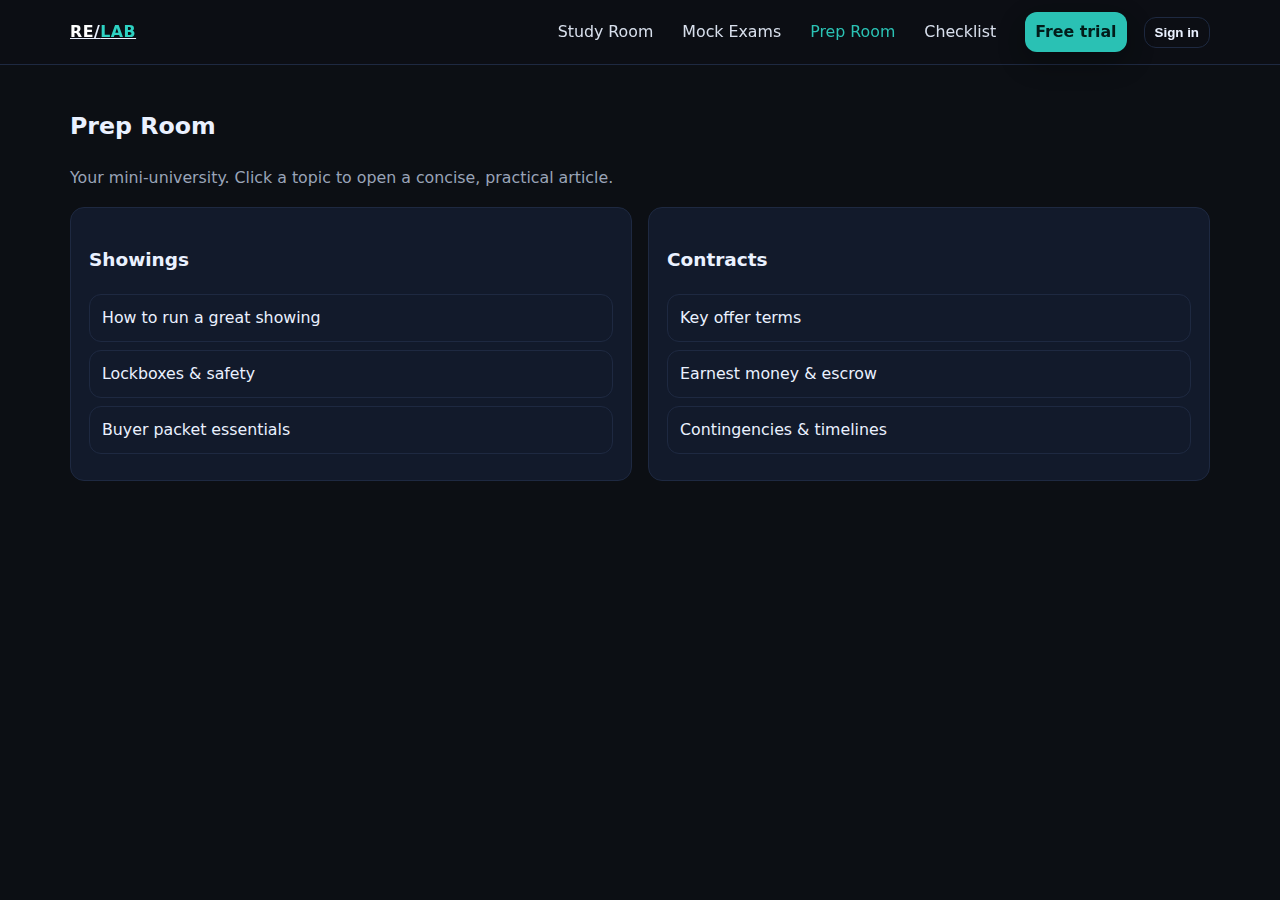
<file: prep.html>
<!DOCTYPE html>
<html lang="en"><head>
<meta charset="UTF-8"><meta name="viewport" content="width=device-width, initial-scale=1">
<title>Prep Room — RE/LAB</title>
<link rel="stylesheet" href="styles.css"></head><body>

<header class="header">
  <div class="container row">
    <div class="brand"><a href="index.html" class="brand"><span class="re">RE</span>/<span class="lab">LAB</span></a></div>
    <nav>
      <a href="study.html" >Study Room</a>
      <a href="exams.html" >Mock Exams</a>
      <a href="prep.html" class="active">Prep Room</a>
      <a href="checklist.html" >Checklist</a>
      <a href="index.html#pricing" class="btn small">Free trial</a>
      <button id="signinBtn" class="btn ghost small">Sign in</button>
    </nav>
  </div>
</header>

<section class="section container">
  <h2>Prep Room</h2>
  <p class="muted">Your mini‑university. Click a topic to open a concise, practical article.</p>
  <div class="hub">
    <div class="card"><h3>Showings</h3><div class="article-list">
      <a href="prep_showing_basics.html">How to run a great showing</a>
      <a href="prep_supra_lockbox.html">Lockboxes & safety</a>
      <a href="prep_buyer_packet.html">Buyer packet essentials</a>
    </div></div>
    <div class="card"><h3>Contracts</h3><div class="article-list">
      <a href="prep_offer_terms.html">Key offer terms</a>
      <a href="prep_escrow.html">Earnest money & escrow</a>
      <a href="prep_contingencies.html">Contingencies & timelines</a>
    </div></div>
  </div>
</section>
<script src="shared.js"></script><script>window.PAGE='prep';</script></body></html>
</file>
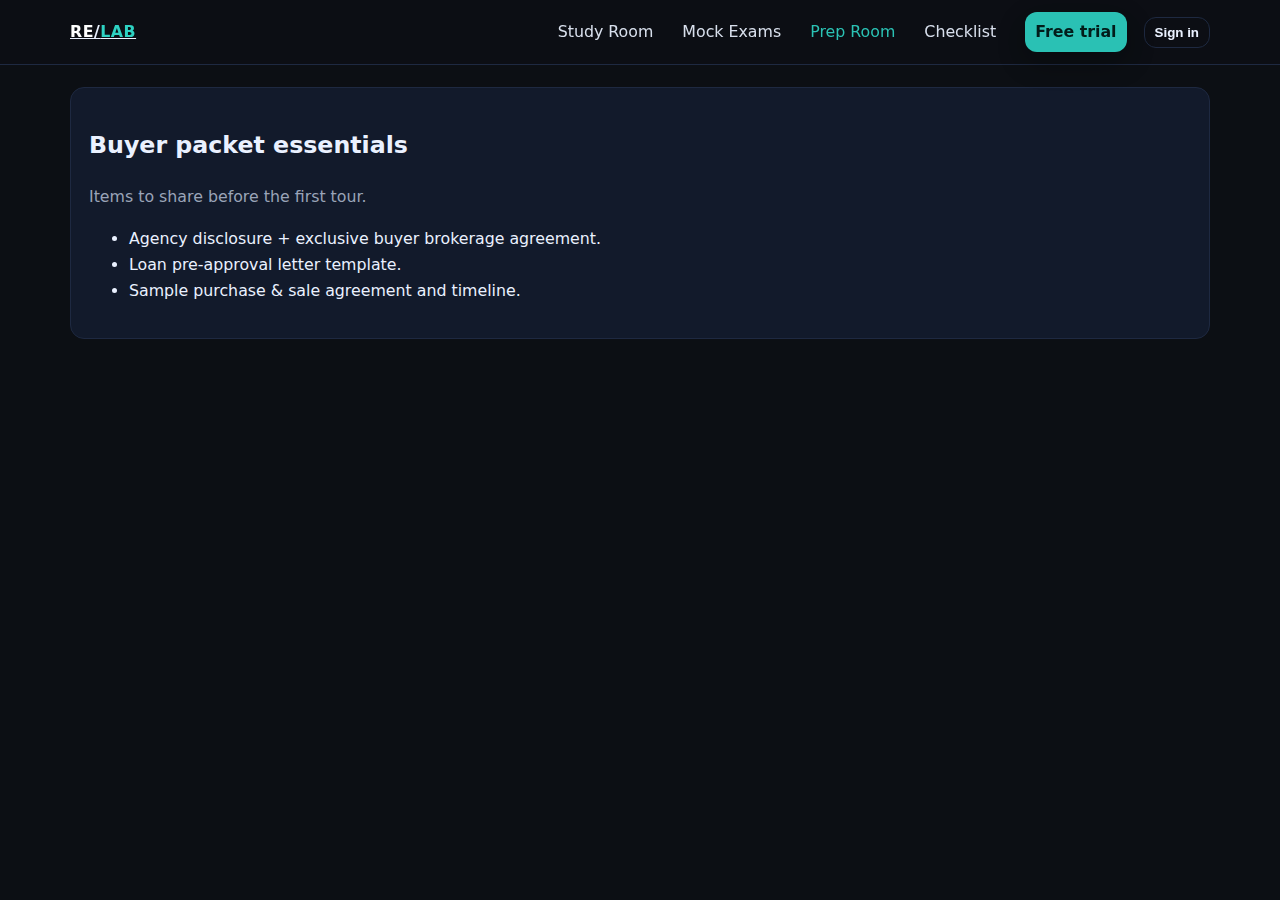
<file: prep_buyer_packet.html>
<!DOCTYPE html><html lang='en'><head><meta charset='UTF-8'><meta name='viewport' content='width=device-width, initial-scale=1'><title>Buyer packet essentials — RE/LAB</title><link rel='stylesheet' href='styles.css'></head><body>
<header class="header">
  <div class="container row">
    <div class="brand"><a href="index.html" class="brand"><span class="re">RE</span>/<span class="lab">LAB</span></a></div>
    <nav>
      <a href="study.html" >Study Room</a>
      <a href="exams.html" >Mock Exams</a>
      <a href="prep.html" class="active">Prep Room</a>
      <a href="checklist.html" >Checklist</a>
      <a href="index.html#pricing" class="btn small">Free trial</a>
      <button id="signinBtn" class="btn ghost small">Sign in</button>
    </nav>
  </div>
</header>
<section class='section container'><div class='card'><h2>Buyer packet essentials</h2><p class='muted'>Items to share before the first tour.</p><ul><li>Agency disclosure + exclusive buyer brokerage agreement.</li><li>Loan pre‑approval letter template.</li><li>Sample purchase & sale agreement and timeline.</li></ul></div></section><script src='shared.js'></script></body></html>
</file>
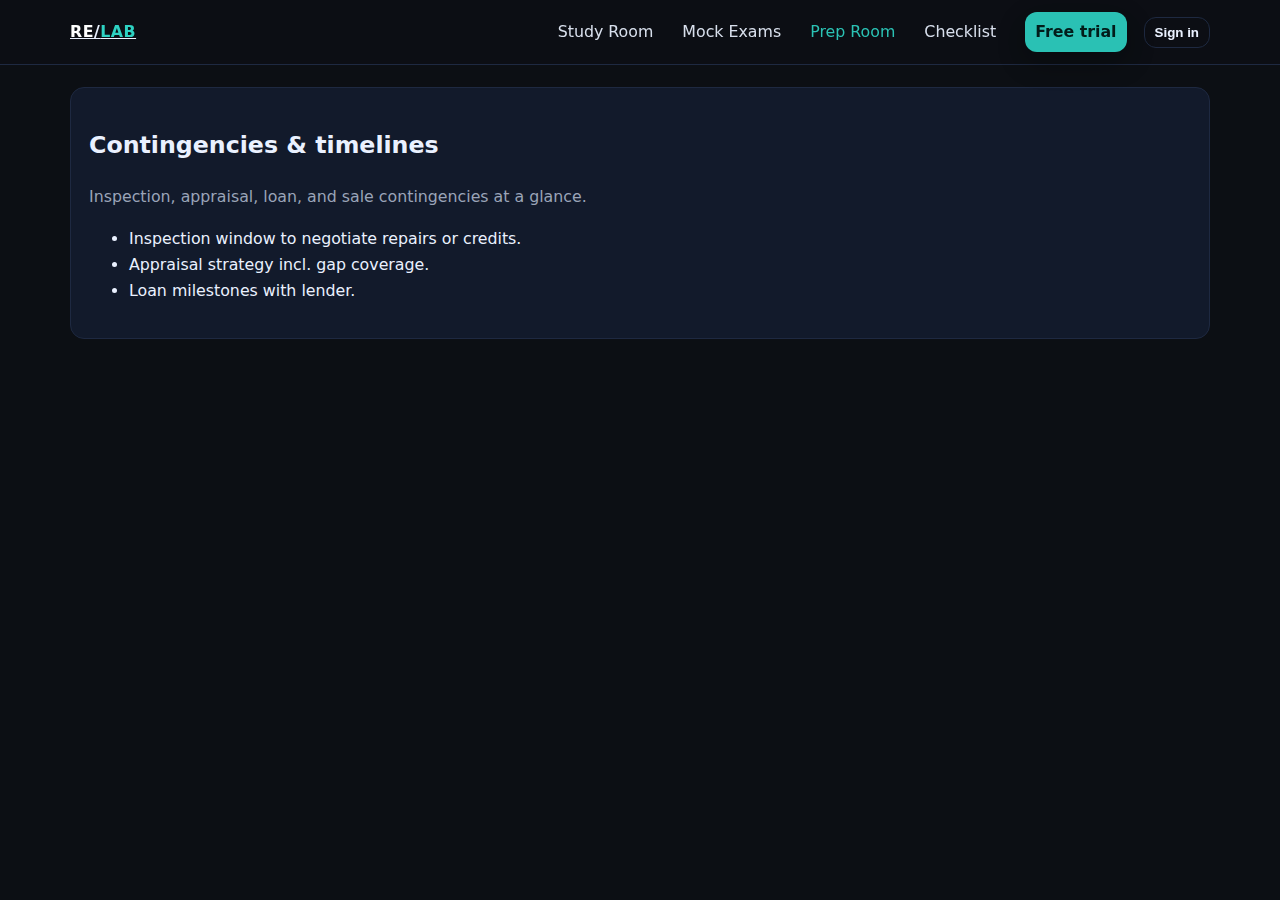
<file: prep_contingencies.html>
<!DOCTYPE html><html lang='en'><head><meta charset='UTF-8'><meta name='viewport' content='width=device-width, initial-scale=1'><title>Contingencies & timelines — RE/LAB</title><link rel='stylesheet' href='styles.css'></head><body>
<header class="header">
  <div class="container row">
    <div class="brand"><a href="index.html" class="brand"><span class="re">RE</span>/<span class="lab">LAB</span></a></div>
    <nav>
      <a href="study.html" >Study Room</a>
      <a href="exams.html" >Mock Exams</a>
      <a href="prep.html" class="active">Prep Room</a>
      <a href="checklist.html" >Checklist</a>
      <a href="index.html#pricing" class="btn small">Free trial</a>
      <button id="signinBtn" class="btn ghost small">Sign in</button>
    </nav>
  </div>
</header>
<section class='section container'><div class='card'><h2>Contingencies & timelines</h2><p class='muted'>Inspection, appraisal, loan, and sale contingencies at a glance.</p><ul><li>Inspection window to negotiate repairs or credits.</li><li>Appraisal strategy incl. gap coverage.</li><li>Loan milestones with lender.</li></ul></div></section><script src='shared.js'></script></body></html>
</file>
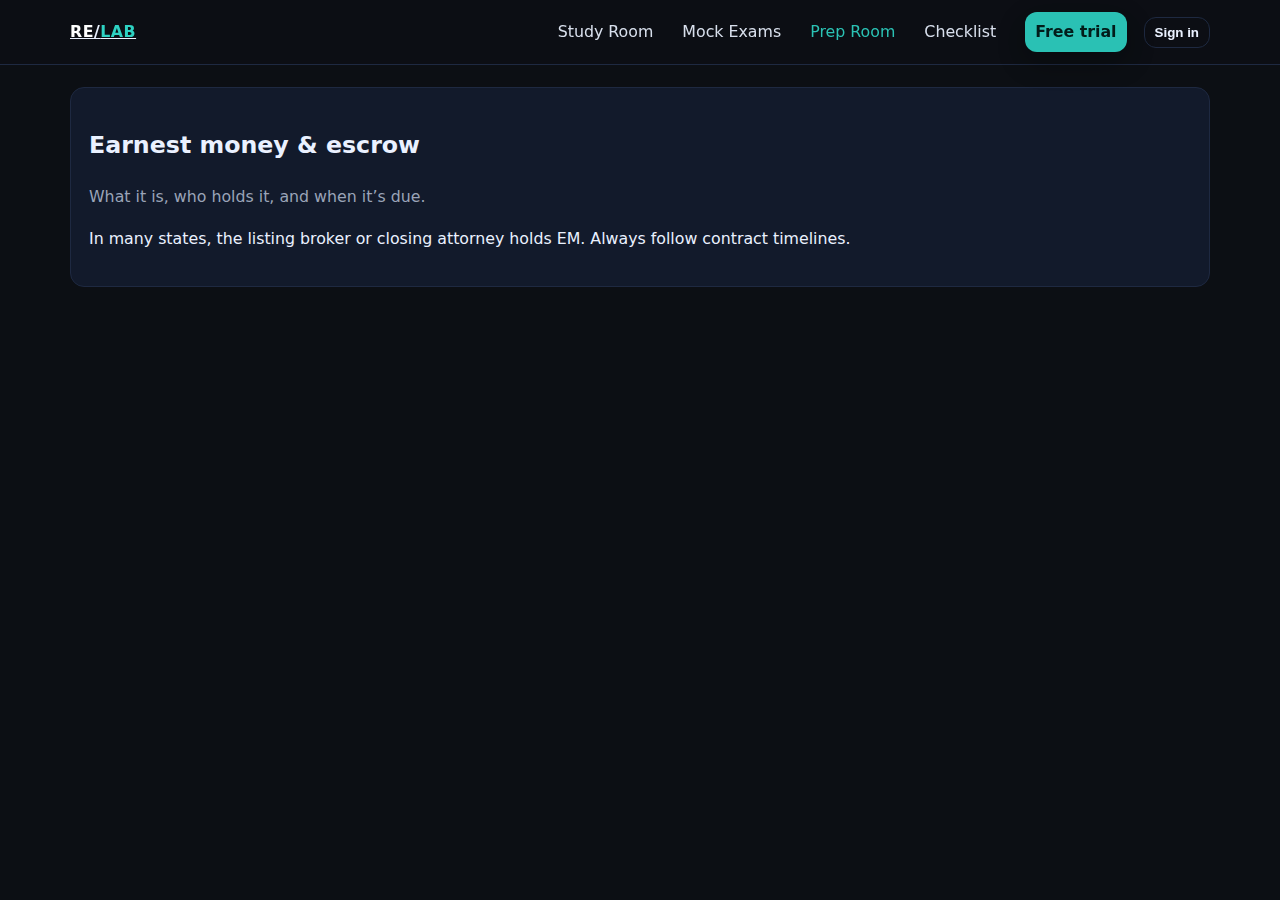
<file: prep_escrow.html>
<!DOCTYPE html><html lang='en'><head><meta charset='UTF-8'><meta name='viewport' content='width=device-width, initial-scale=1'><title>Earnest money & escrow — RE/LAB</title><link rel='stylesheet' href='styles.css'></head><body>
<header class="header">
  <div class="container row">
    <div class="brand"><a href="index.html" class="brand"><span class="re">RE</span>/<span class="lab">LAB</span></a></div>
    <nav>
      <a href="study.html" >Study Room</a>
      <a href="exams.html" >Mock Exams</a>
      <a href="prep.html" class="active">Prep Room</a>
      <a href="checklist.html" >Checklist</a>
      <a href="index.html#pricing" class="btn small">Free trial</a>
      <button id="signinBtn" class="btn ghost small">Sign in</button>
    </nav>
  </div>
</header>
<section class='section container'><div class='card'><h2>Earnest money & escrow</h2><p class='muted'>What it is, who holds it, and when it’s due.</p><p>In many states, the listing broker or closing attorney holds EM. Always follow contract timelines.</p></div></section><script src='shared.js'></script></body></html>
</file>
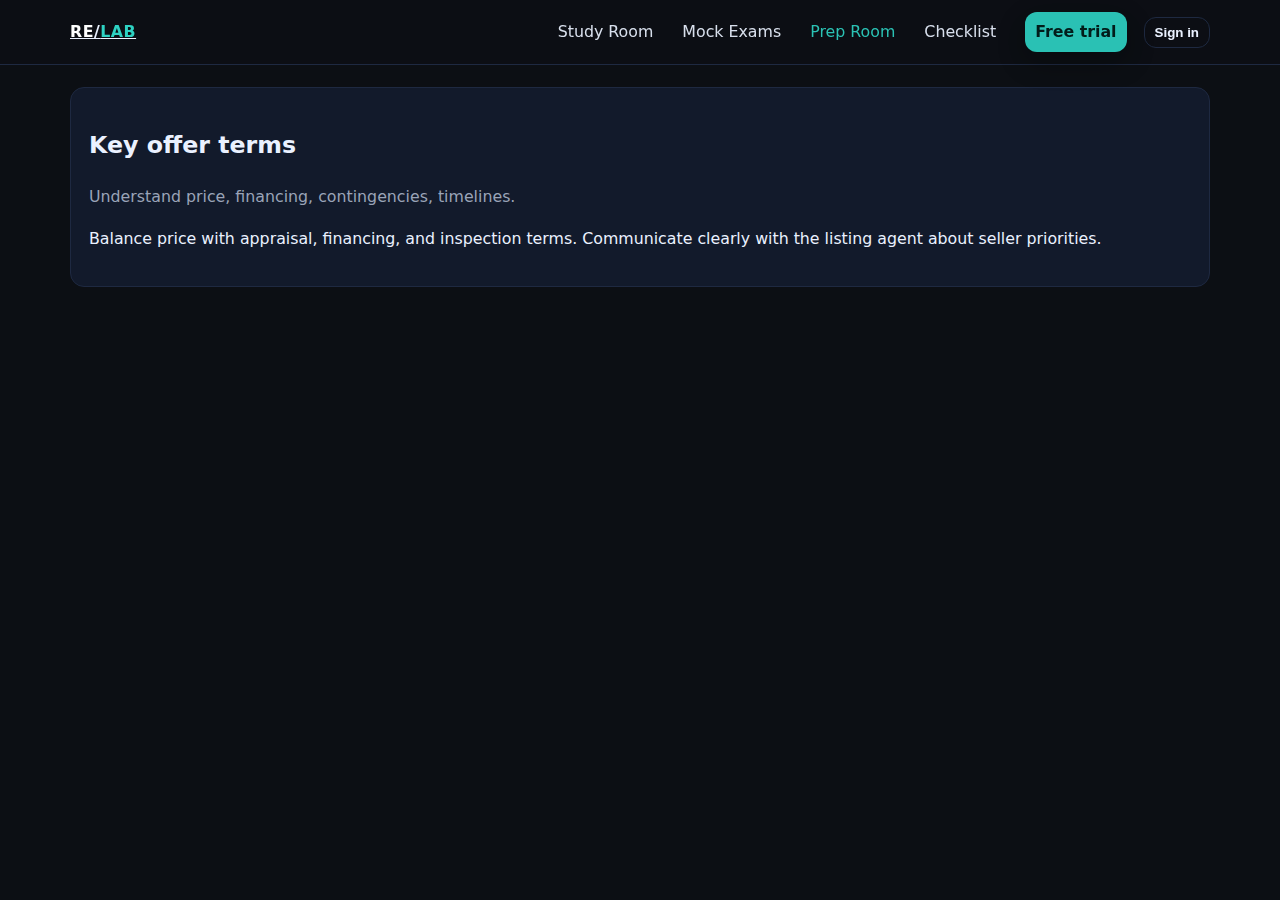
<file: prep_offer_terms.html>
<!DOCTYPE html><html lang='en'><head><meta charset='UTF-8'><meta name='viewport' content='width=device-width, initial-scale=1'><title>Key offer terms — RE/LAB</title><link rel='stylesheet' href='styles.css'></head><body>
<header class="header">
  <div class="container row">
    <div class="brand"><a href="index.html" class="brand"><span class="re">RE</span>/<span class="lab">LAB</span></a></div>
    <nav>
      <a href="study.html" >Study Room</a>
      <a href="exams.html" >Mock Exams</a>
      <a href="prep.html" class="active">Prep Room</a>
      <a href="checklist.html" >Checklist</a>
      <a href="index.html#pricing" class="btn small">Free trial</a>
      <button id="signinBtn" class="btn ghost small">Sign in</button>
    </nav>
  </div>
</header>
<section class='section container'><div class='card'><h2>Key offer terms</h2><p class='muted'>Understand price, financing, contingencies, timelines.</p><p>Balance price with appraisal, financing, and inspection terms. Communicate clearly with the listing agent about seller priorities.</p></div></section><script src='shared.js'></script></body></html>
</file>
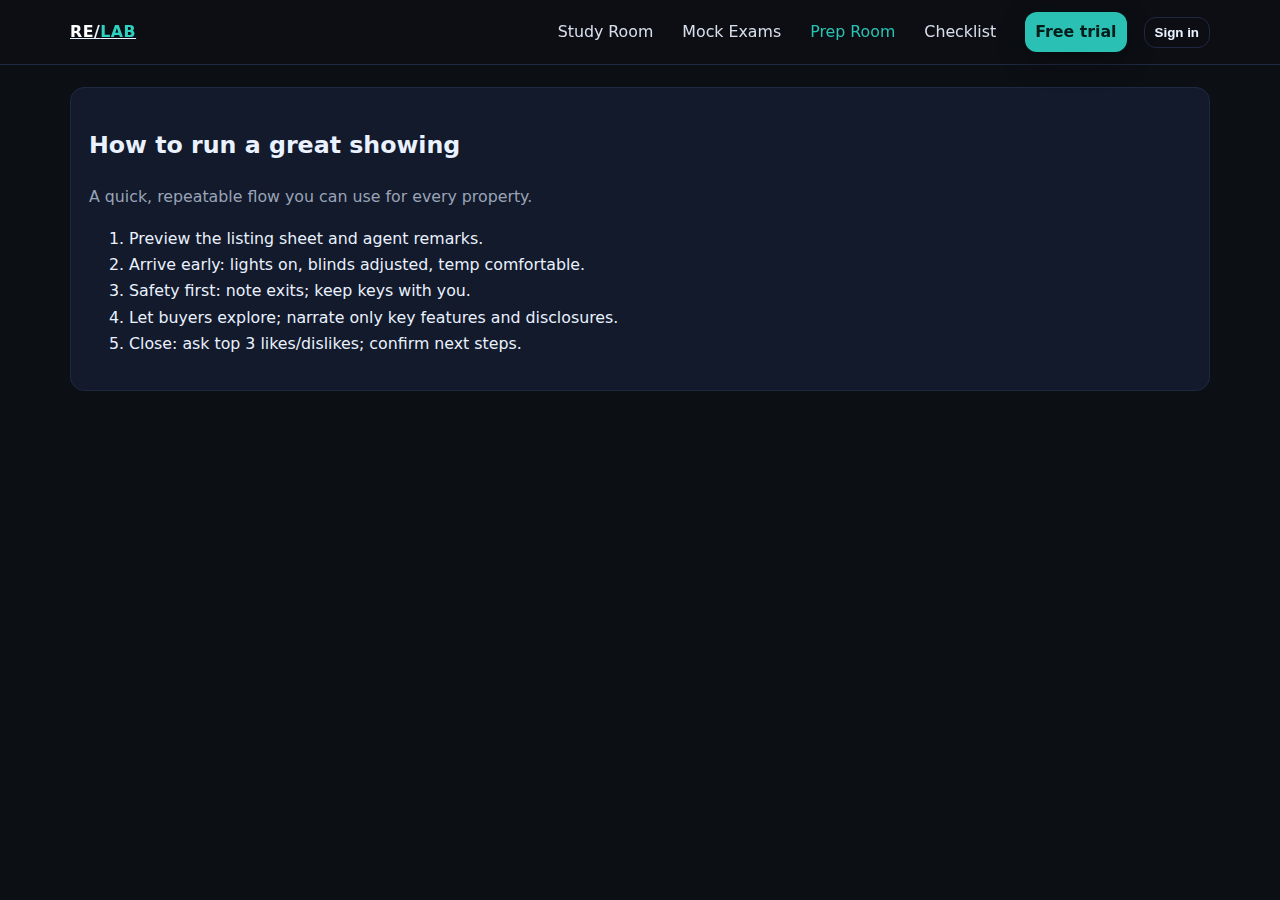
<file: prep_showing_basics.html>
<!DOCTYPE html><html lang='en'><head><meta charset='UTF-8'><meta name='viewport' content='width=device-width, initial-scale=1'><title>How to run a great showing — RE/LAB</title><link rel='stylesheet' href='styles.css'></head><body>
<header class="header">
  <div class="container row">
    <div class="brand"><a href="index.html" class="brand"><span class="re">RE</span>/<span class="lab">LAB</span></a></div>
    <nav>
      <a href="study.html" >Study Room</a>
      <a href="exams.html" >Mock Exams</a>
      <a href="prep.html" class="active">Prep Room</a>
      <a href="checklist.html" >Checklist</a>
      <a href="index.html#pricing" class="btn small">Free trial</a>
      <button id="signinBtn" class="btn ghost small">Sign in</button>
    </nav>
  </div>
</header>
<section class='section container'><div class='card'><h2>How to run a great showing</h2><p class='muted'>A quick, repeatable flow you can use for every property.</p><ol><li>Preview the listing sheet and agent remarks.</li><li>Arrive early: lights on, blinds adjusted, temp comfortable.</li><li>Safety first: note exits; keep keys with you.</li><li>Let buyers explore; narrate only key features and disclosures.</li><li>Close: ask top 3 likes/dislikes; confirm next steps.</li></ol></div></section><script src='shared.js'></script></body></html>
</file>
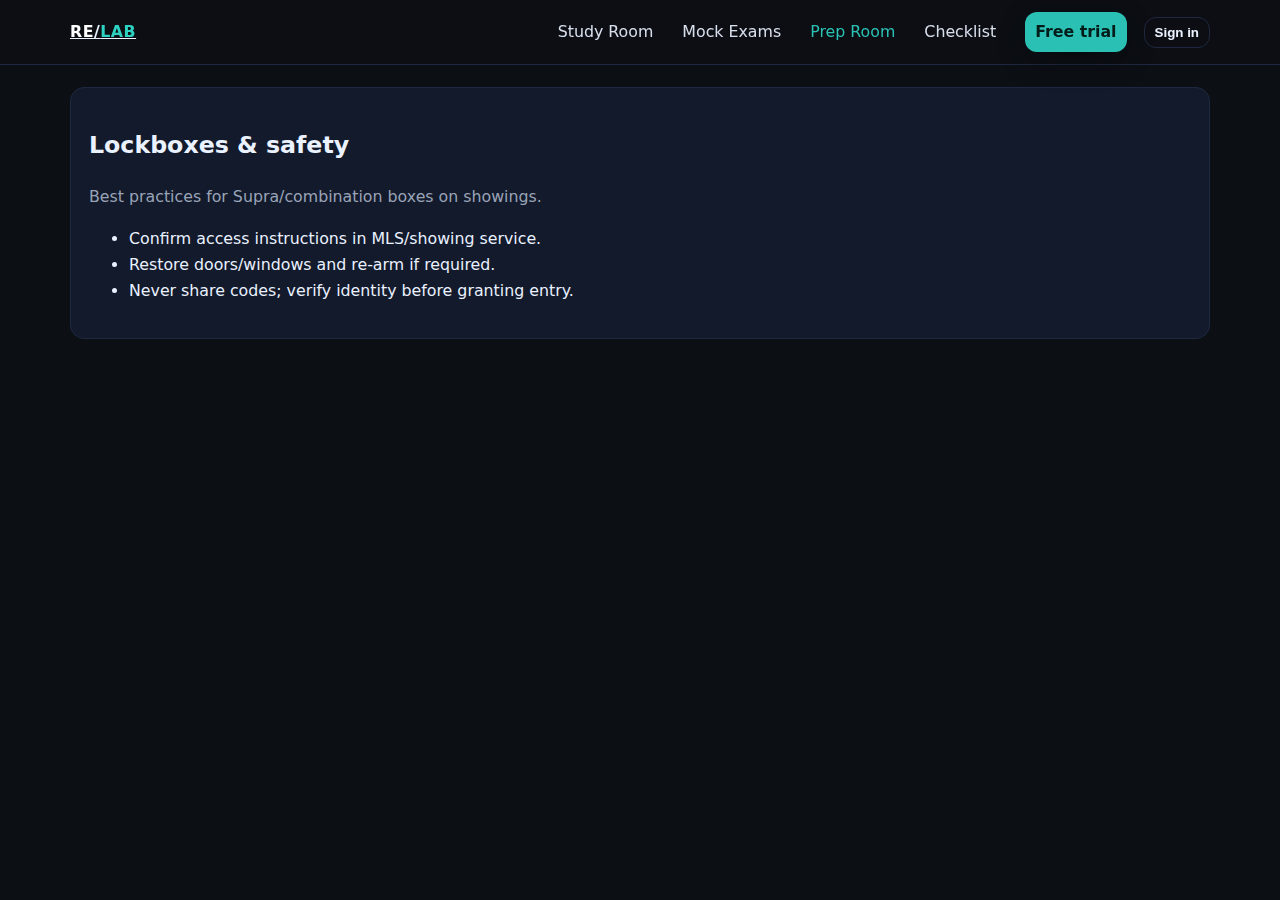
<file: prep_supra_lockbox.html>
<!DOCTYPE html><html lang='en'><head><meta charset='UTF-8'><meta name='viewport' content='width=device-width, initial-scale=1'><title>Lockboxes & safety — RE/LAB</title><link rel='stylesheet' href='styles.css'></head><body>
<header class="header">
  <div class="container row">
    <div class="brand"><a href="index.html" class="brand"><span class="re">RE</span>/<span class="lab">LAB</span></a></div>
    <nav>
      <a href="study.html" >Study Room</a>
      <a href="exams.html" >Mock Exams</a>
      <a href="prep.html" class="active">Prep Room</a>
      <a href="checklist.html" >Checklist</a>
      <a href="index.html#pricing" class="btn small">Free trial</a>
      <button id="signinBtn" class="btn ghost small">Sign in</button>
    </nav>
  </div>
</header>
<section class='section container'><div class='card'><h2>Lockboxes & safety</h2><p class='muted'>Best practices for Supra/combination boxes on showings.</p><ul><li>Confirm access instructions in MLS/showing service.</li><li>Restore doors/windows and re‑arm if required.</li><li>Never share codes; verify identity before granting entry.</li></ul></div></section><script src='shared.js'></script></body></html>
</file>
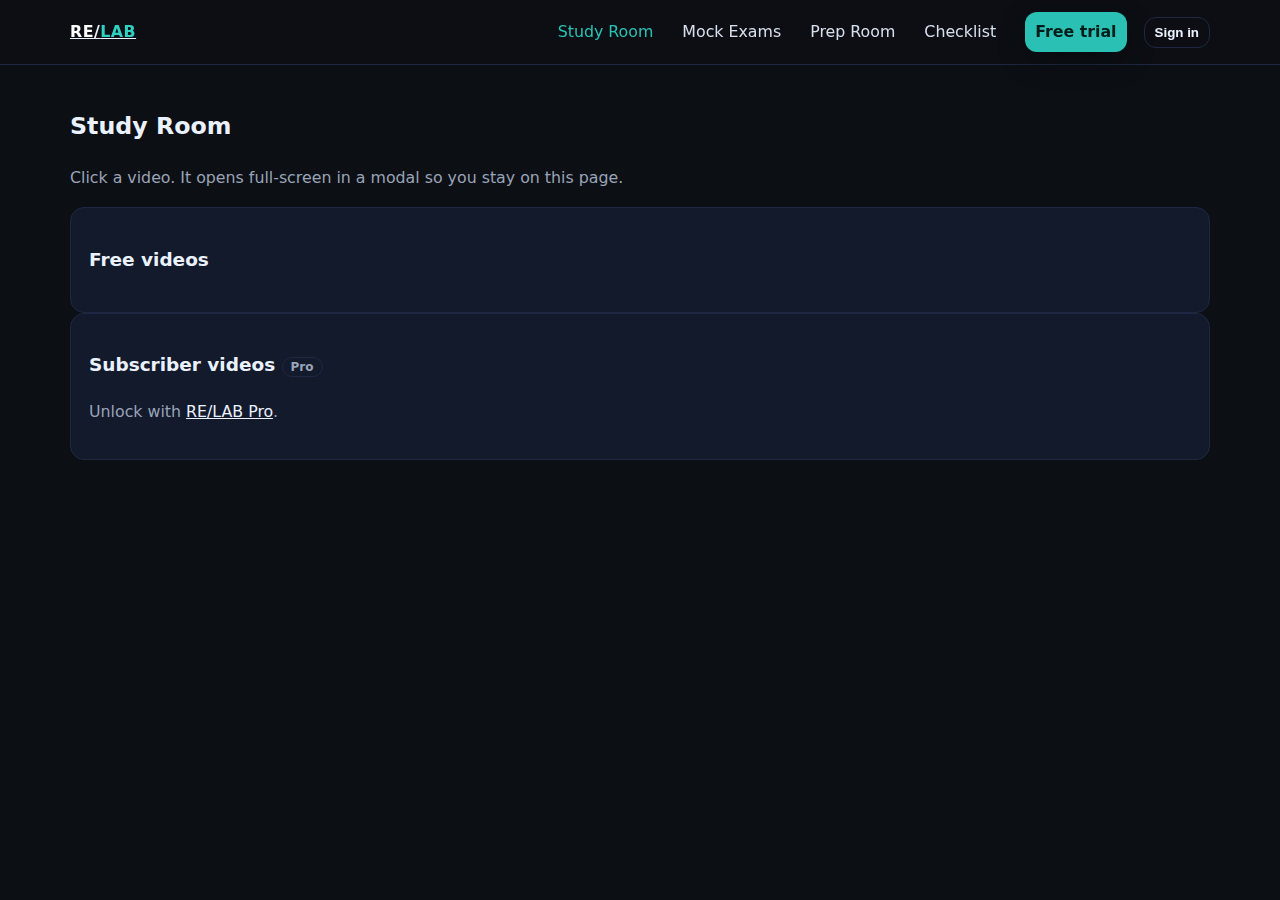
<file: study.html>
<!DOCTYPE html>
<html lang="en"><head>
<meta charset="UTF-8"><meta name="viewport" content="width=device-width, initial-scale=1">
<title>Study Room — RE/LAB</title>
<link rel="stylesheet" href="styles.css"></head><body>

<header class="header">
  <div class="container row">
    <div class="brand"><a href="index.html" class="brand"><span class="re">RE</span>/<span class="lab">LAB</span></a></div>
    <nav>
      <a href="study.html" class="active">Study Room</a>
      <a href="exams.html" >Mock Exams</a>
      <a href="prep.html" >Prep Room</a>
      <a href="checklist.html" >Checklist</a>
      <a href="index.html#pricing" class="btn small">Free trial</a>
      <button id="signinBtn" class="btn ghost small">Sign in</button>
    </nav>
  </div>
</header>

<section class="section container">
  <h2>Study Room</h2>
  <p class="muted">Click a video. It opens full‑screen in a modal so you stay on this page.</p>
  <div class="card"><h3>Free videos</h3><ul class="video-list" id="freeVideos"></ul></div>
  <div class="card"><h3>Subscriber videos <span class="badge">Pro</span></h3><ul class="video-list" id="proVideos"></ul><p class="muted">Unlock with <a href="index.html#pricing">RE/LAB Pro</a>.</p></div>
</section>
<div id="playerModal" class="modal">
  <div class="modal-card">
    <header><div id="playerTitle"></div><button id="closePlayer" class="close">Close</button></header>
    <iframe id="ytFrame" src="" allow="autoplay; fullscreen" style="width:100%;height:calc(100% - 42px);border:0" allowfullscreen></iframe>
  </div>
</div>
<script src="shared.js"></script><script>window.PAGE='study';</script></body></html>
</file>
<file: styles.css>
:root{
  --bg:#0c0f14;
  --panel:#111625;
  --card:#121a2b;
  --muted:#9aa4b8;
  --ink:#eaf1ff;
  --accent:#2ed2c3;
  --accent-2:#8af3e8;
  --border:#1e2941;
  --shadow: 0 10px 30px rgba(0,0,0,.35);
}
*{box-sizing:border-box}
html,body{margin:0;padding:0;background:var(--bg);color:var(--ink);font:15.8px/1.65 Inter, system-ui, -apple-system, Segoe UI, Roboto, Arial}
a{color:var(--ink);}
.container{width:min(1140px,92vw);margin:auto}
.header{position:sticky;top:0;z-index:20;background:rgba(12,15,20,.75);backdrop-filter:blur(10px);border-bottom:1px solid var(--border)}
.header .row{display:flex;justify-content:space-between;align-items:center;padding:12px 0}
.brand{font-weight:900;letter-spacing:.5px}
.brand .re{color:#fff}
.brand .lab{color:var(--accent)}
nav a{margin:0 12px;text-decoration:none;opacity:.92}
nav a.active{color:var(--accent)}
.btn{display:inline-block;background:var(--accent);color:#031f1c;border:0;border-radius:12px;padding:10px 16px;text-decoration:none;font-weight:800;box-shadow:var(--shadow)}
.btn.ghost{background:transparent;color:var(--ink);border:1px solid var(--border);box-shadow:none}
.btn.small{padding:7px 10px}
.hero{padding:46px 0 16px;border-bottom:1px solid var(--border)}
.hero-grid{display:grid;grid-template-columns:1.05fr 1fr;gap:26px;align-items:center}
.hero .eyebrow{display:inline-block;padding:6px 10px;border:1px solid var(--border);border-radius:999px;color:var(--muted);font-weight:700;font-size:12px;letter-spacing:.4px}
.hero h1{font-size:42px;line-height:1.15;margin:10px 0 6px}
.hero p{color:var(--muted);margin:0 0 12px}
.hero .band{height:120px;border-radius:14px;background:linear-gradient(90deg,#0e1422, #0b101a);border:1px solid var(--border);overflow:hidden}
.hero .band img{width:100%;height:100%;object-fit:cover;opacity:.9}
.grid-3{display:grid;grid-template-columns:repeat(3,1fr);gap:16px}
.card{background:var(--card);border:1px solid var(--border);border-radius:14px;padding:18px}
.section{padding:22px 0}
.kpis{display:grid;grid-template-columns:repeat(3,1fr);gap:16px;margin-top:12px}
.kpis .card{display:grid;place-items:center;padding:16px}
.footer{border-top:1px solid var(--border);padding:22px 0;margin-top:40px}
.muted{color:var(--muted)}
.row{display:flex;gap:10px;flex-wrap:wrap;align-items:center}
img.round{border-radius:12px;border:1px solid var(--border)}
/* Modal */
.modal{position:fixed;inset:0;display:none;place-items:center;background:rgba(0,0,0,.65);z-index:99}
.modal.open{display:grid}
.modal-card{width:min(1100px,92vw);aspect-ratio:16/9;background:#000;border-radius:12px;overflow:hidden;border:1px solid #333}
.modal header{display:flex;justify-content:space-between;align-items:center;padding:8px 10px;background:#0a0a0a;color:#ddd}
.close{background:#1a1a1a;border:1px solid #333;color:#eee;border-radius:8px;padding:6px 10px;cursor:pointer}
.video-list{list-style:none;margin:0;padding:0}
.video-list li{display:flex;justify-content:space-between;align-items:center;border-bottom:1px dashed var(--border);padding:8px 0}
.badge{border:1px solid var(--border);border-radius:999px;padding:2px 8px;font-size:12px;color:var(--muted)}
/* Exams */
.selects{display:flex;gap:10px;flex-wrap:wrap;margin:8px 0}
.q{padding:12px;border:1px solid var(--border);border-radius:12px;margin:10px 0}
.opt{display:block;margin:6px 0;padding:8px;border:1px solid var(--border);border-radius:10px;cursor:pointer}
.opt.correct{background:#10392e;border-color:#1d7a64}
.opt.wrong{background:#3a1020;border-color:#7a1d46}
.review{background:#0e1420;border:1px solid #2a3350;border-radius:12px;padding:12px}
/* Prep hub */
.hub{display:grid;grid-template-columns:1fr 1fr;gap:16px}
.article-list a{display:block;padding:10px 12px;border:1px solid var(--border);border-radius:12px;margin:8px 0;text-decoration:none}
@media (max-width:900px){
  .hero-grid{grid-template-columns:1fr}
  .grid-3{grid-template-columns:1fr}
  .hub{grid-template-columns:1fr}
}
</file>
